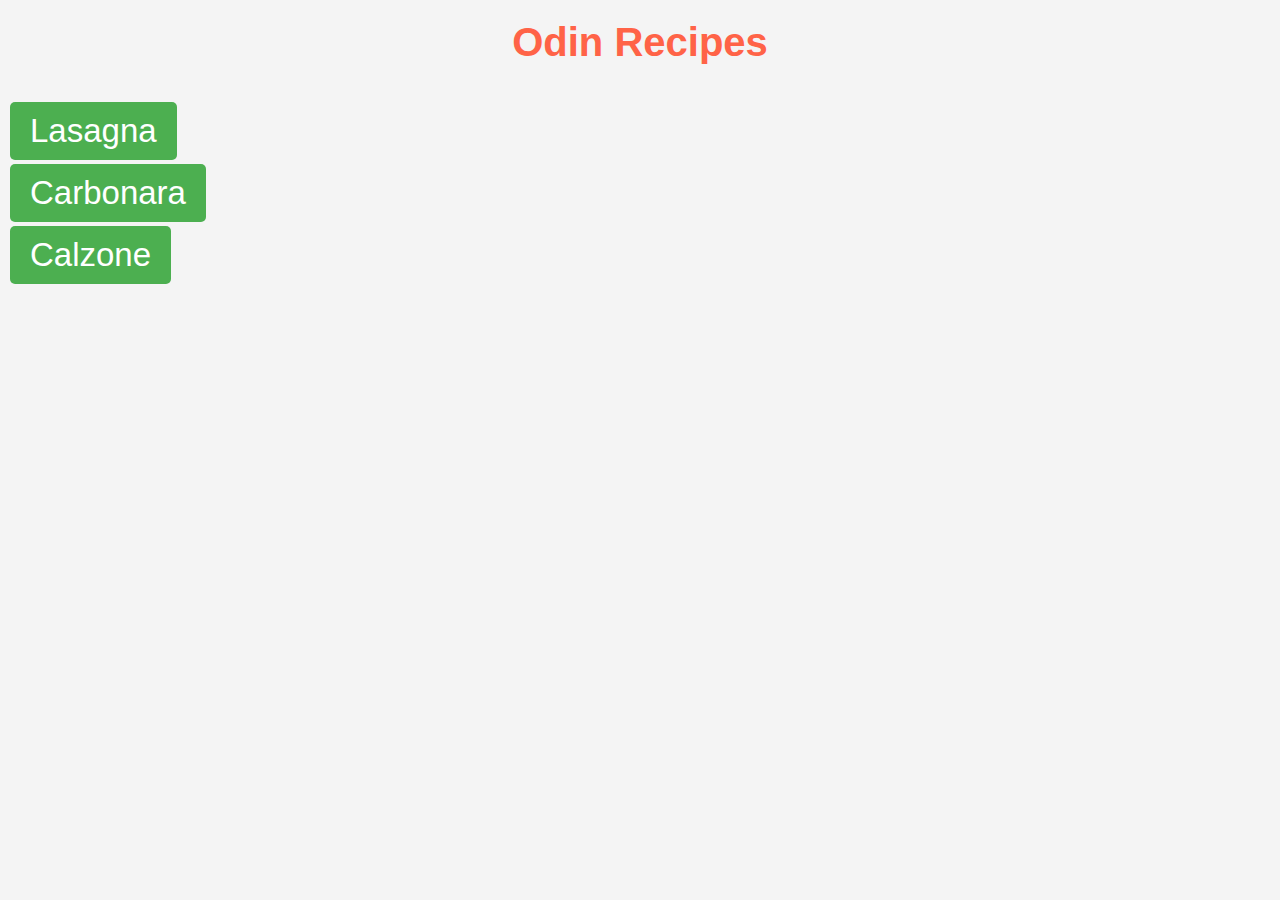
<file: index.html>
<!DOCTYPE html>
<html lang="en">
<head>
    <link rel="stylesheet" href="style.css">
    <meta charset="UTF-8">
    <meta name="viewport" content="width=device-width, initial-scale=1.0">
    <title>Document</title>
</head>
<body>
    <h1 class="title">Odin Recipes</h1>

    <ul>
        <li class="recipe"><a href="lasagna.html" target="_blank">Lasagna</a></li>
        <li class="recipe"><a href="carbonara.html" target="_blank">Carbonara</a></li>
        <li class="recipe"><a href="calzone.html" target="_blank">Calzone</a></li>
    </ul>
</body>
</html>
</file>
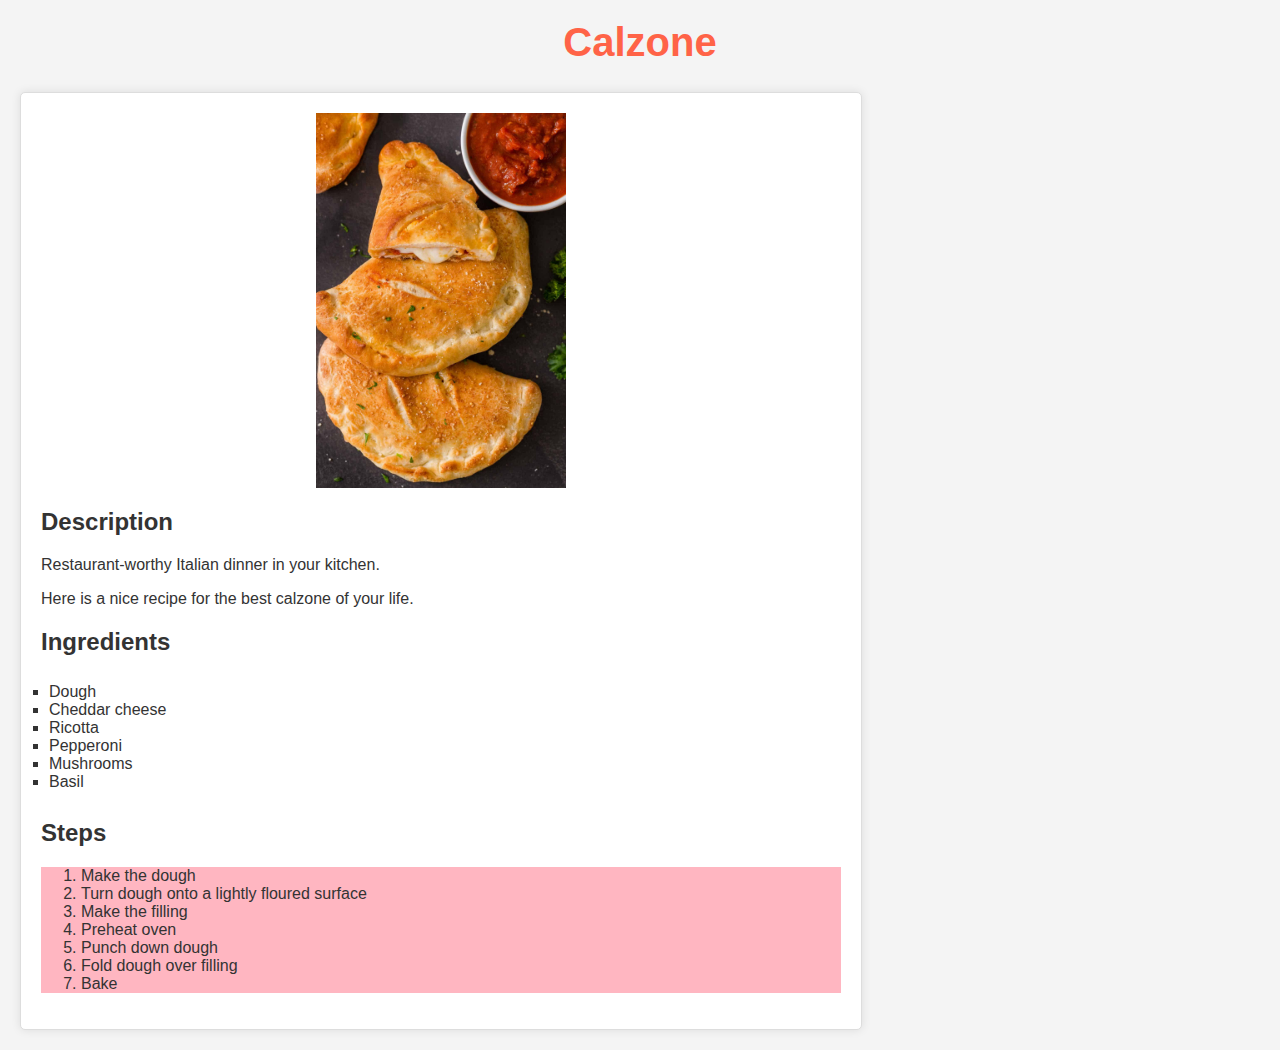
<file: calzone.html>
<!DOCTYPE html>
<html lang="en">
<head>
    <meta charset="UTF-8">
    <meta name="viewport" content="width=device-width, initial-scale=1.0">
    <title>Document</title>
    <link rel="stylesheet" href="style.css">
</head>
<body>
    <h1 class="title">Calzone</h1>
    <div class="recipe-content">
        <img class="image" src="images/Calzone.jpg" alt="Lasagna finished">
        <h2>
            Description
        </h2>
        <p>
            Restaurant-worthy Italian dinner in your kitchen.
        </p>
        <p>
            Here is a nice recipe for the best calzone of your life.
        </p>
        <h2>
            Ingredients
        </h2>
        <ul>
            <li>Dough</li>
            <li>Cheddar cheese</li>
            <li>Ricotta</li>
            <li>Pepperoni</li>
            <li>Mushrooms</li>
            <li>Basil</li>
        </ul>
        <h2>Steps</h2>
        <ol class="steps">
            <li>Make the dough</li>
            <li>Turn dough onto a lightly floured surface</li>
            <li>Make the filling</li>    
            <li>Preheat oven</li>    
            <li>Punch down dough</li>    
            <li>Fold dough over filling</li>    
            <li>Bake</li>    
        </ol>
    </div>
</body>
</html>
</file>
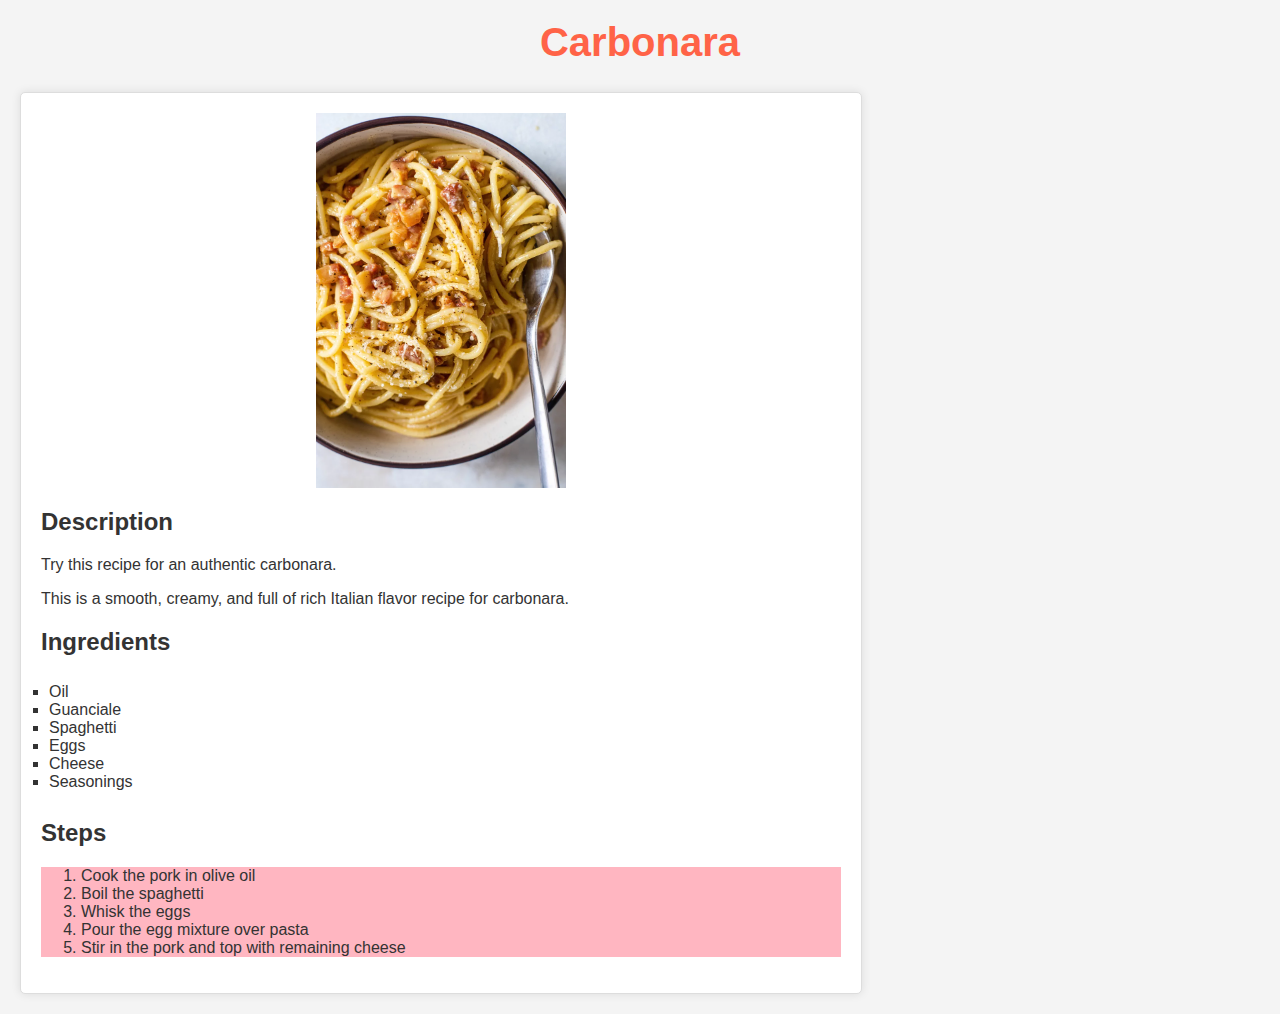
<file: carbonara.html>
<!DOCTYPE html>
<html lang="en">
<head>
    <meta charset="UTF-8">
    <meta name="viewport" content="width=device-width, initial-scale=1.0">
    <title>Document</title>
    <link rel="stylesheet" href="style.css">
</head>
<body>
    <h1 class="title">Carbonara</h1>
    <div class="recipe-content">
        <img class="image" src="images/Carbonara.jpg" alt="Lasagna finished">
        <h2>
            Description
        </h2>
        <p>
            Try this recipe for an authentic carbonara.
        </p>
        <p>
            This is a smooth, creamy, and full of rich Italian flavor recipe for carbonara.
        </p>
        <h2>
            Ingredients
        </h2>
        <ul class="ingredients">
            <li>Oil</li>
            <li>Guanciale</li>
            <li>Spaghetti</li>
            <li>Eggs</li>
            <li>Cheese</li>
            <li>Seasonings</li>
        </ul>
        <h2>Steps</h2>
        <ol class="steps">
            <li>Cook the pork in olive oil</li>
            <li>Boil the spaghetti</li>
            <li>Whisk the eggs</li>    
            <li>Pour the egg mixture over pasta</li>    
            <li>Stir in the pork and top with remaining cheese</li> 
        </ol>
    </div>
</body>
</html>
</file>
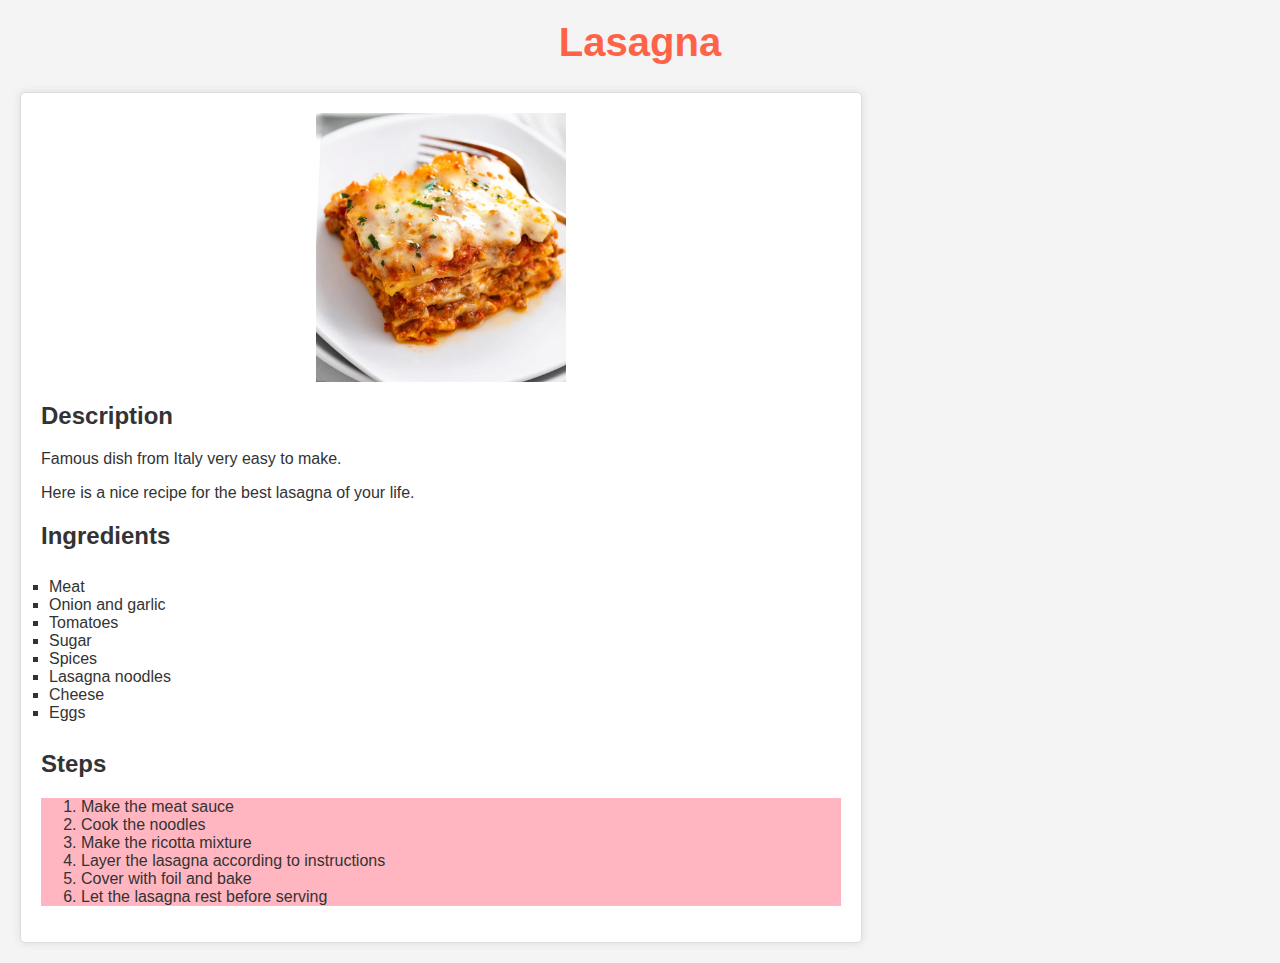
<file: lasagna.html>
<!DOCTYPE html>
<html lang="en">
<head>
    <meta charset="UTF-8">
    <meta name="viewport" content="width=device-width, initial-scale=1.0">
    <title>Document</title>
    <link rel="stylesheet" href="style.css">
</head>
<body>
    <h1 class="title">Lasagna</h1>
    <div class="recipe-content">
        <img class="image" src="images/Lasagna.jpg" alt="Lasagna finished">
        <h2>
            Description
        </h2>
        <p>
            Famous dish from Italy very easy to make.
        </p>
        <p>
            Here is a nice recipe for the best lasagna of your life.
        </p>
        <h2>
            Ingredients
        </h2>
        <ul class="ingredients">
            <li>Meat</li>
            <li>Onion and garlic</li>
            <li>Tomatoes</li>
            <li>Sugar</li>
            <li>Spices</li>
            <li>Lasagna noodles</li>
            <li>Cheese</li>
            <li>Eggs</li>
        </ul>
        <h2>Steps</h2>
        <ol class="steps">
            <li>Make the meat sauce</li>
            <li>Cook the noodles</li>
            <li>Make the ricotta mixture</li>    
            <li>Layer the lasagna according to instructions</li>    
            <li>Cover with foil and bake</li>    
            <li>Let the lasagna rest before serving</li>    
        </ol>
    </div>
</body>
</html>
</file>
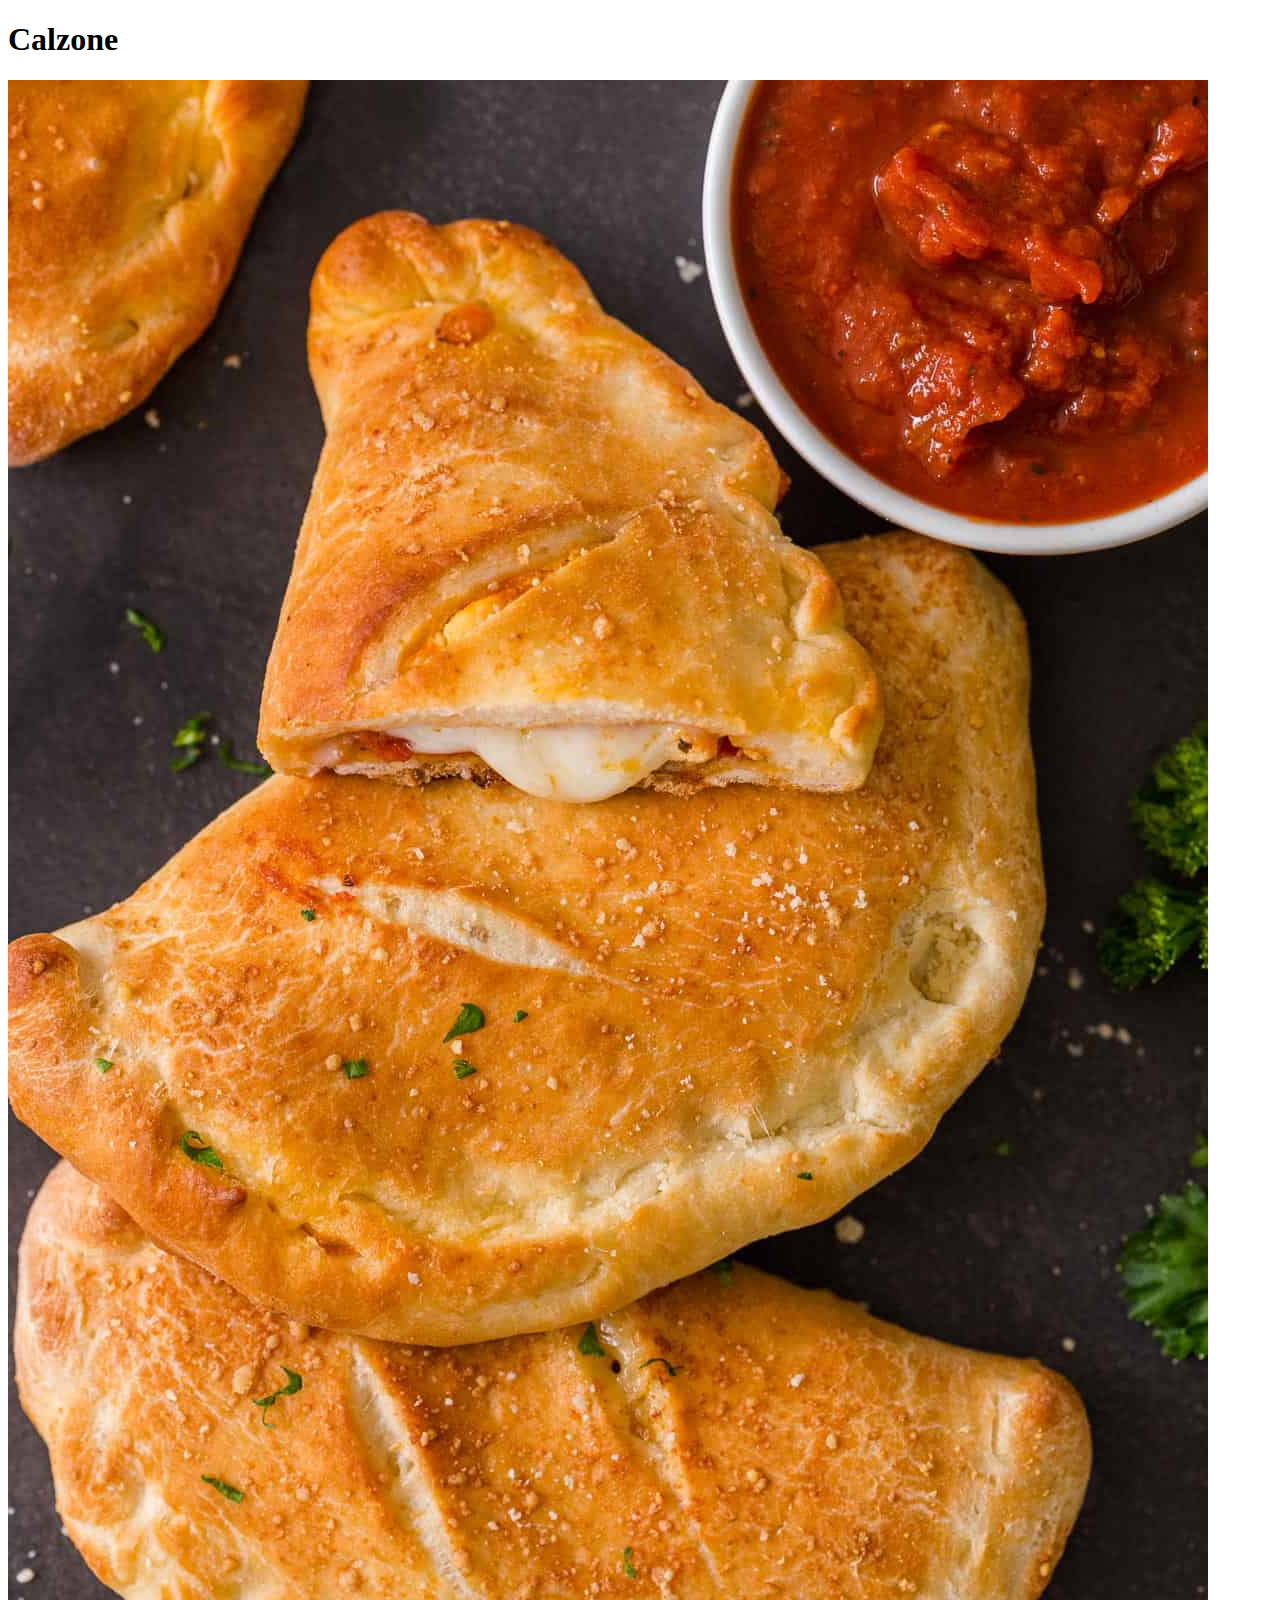
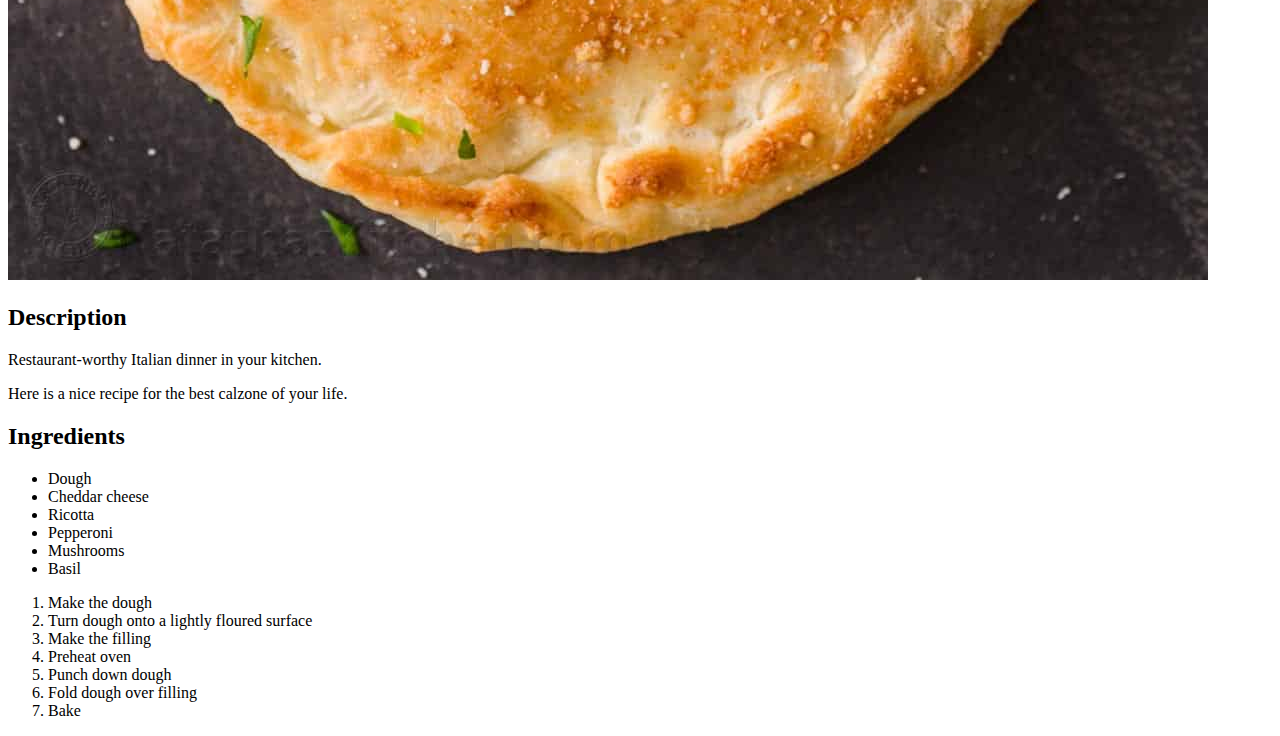
<file: recipes/calzone.html>
<!DOCTYPE html>
<html lang="en">
<head>
    <meta charset="UTF-8">
    <meta name="viewport" content="width=device-width, initial-scale=1.0">
    <title>Document</title>
</head>
<body>
    <h1>Calzone</h1>
    <img src="../images/Calzone.jpg" alt="Lasagna finished">
    <h2>
        Description
    </h2>
    <p>
        Restaurant-worthy Italian dinner in your kitchen.
    </p>
    <p>
        Here is a nice recipe for the best calzone of your life.
    </p>
    <h2>
        Ingredients
    </h2>
    <ul>
        <li>Dough</li>
        <li>Cheddar cheese</li>
        <li>Ricotta</li>
        <li>Pepperoni</li>
        <li>Mushrooms</li>
        <li>Basil</li>
    </ul>
    <ol>
        <li>Make the dough</li>
        <li>Turn dough onto a lightly floured surface</li>
        <li>Make the filling</li>    
        <li>Preheat oven</li>    
        <li>Punch down dough</li>    
        <li>Fold dough over filling</li>    
        <li>Bake</li>    
    </ol>
</body>
</html>
</file>
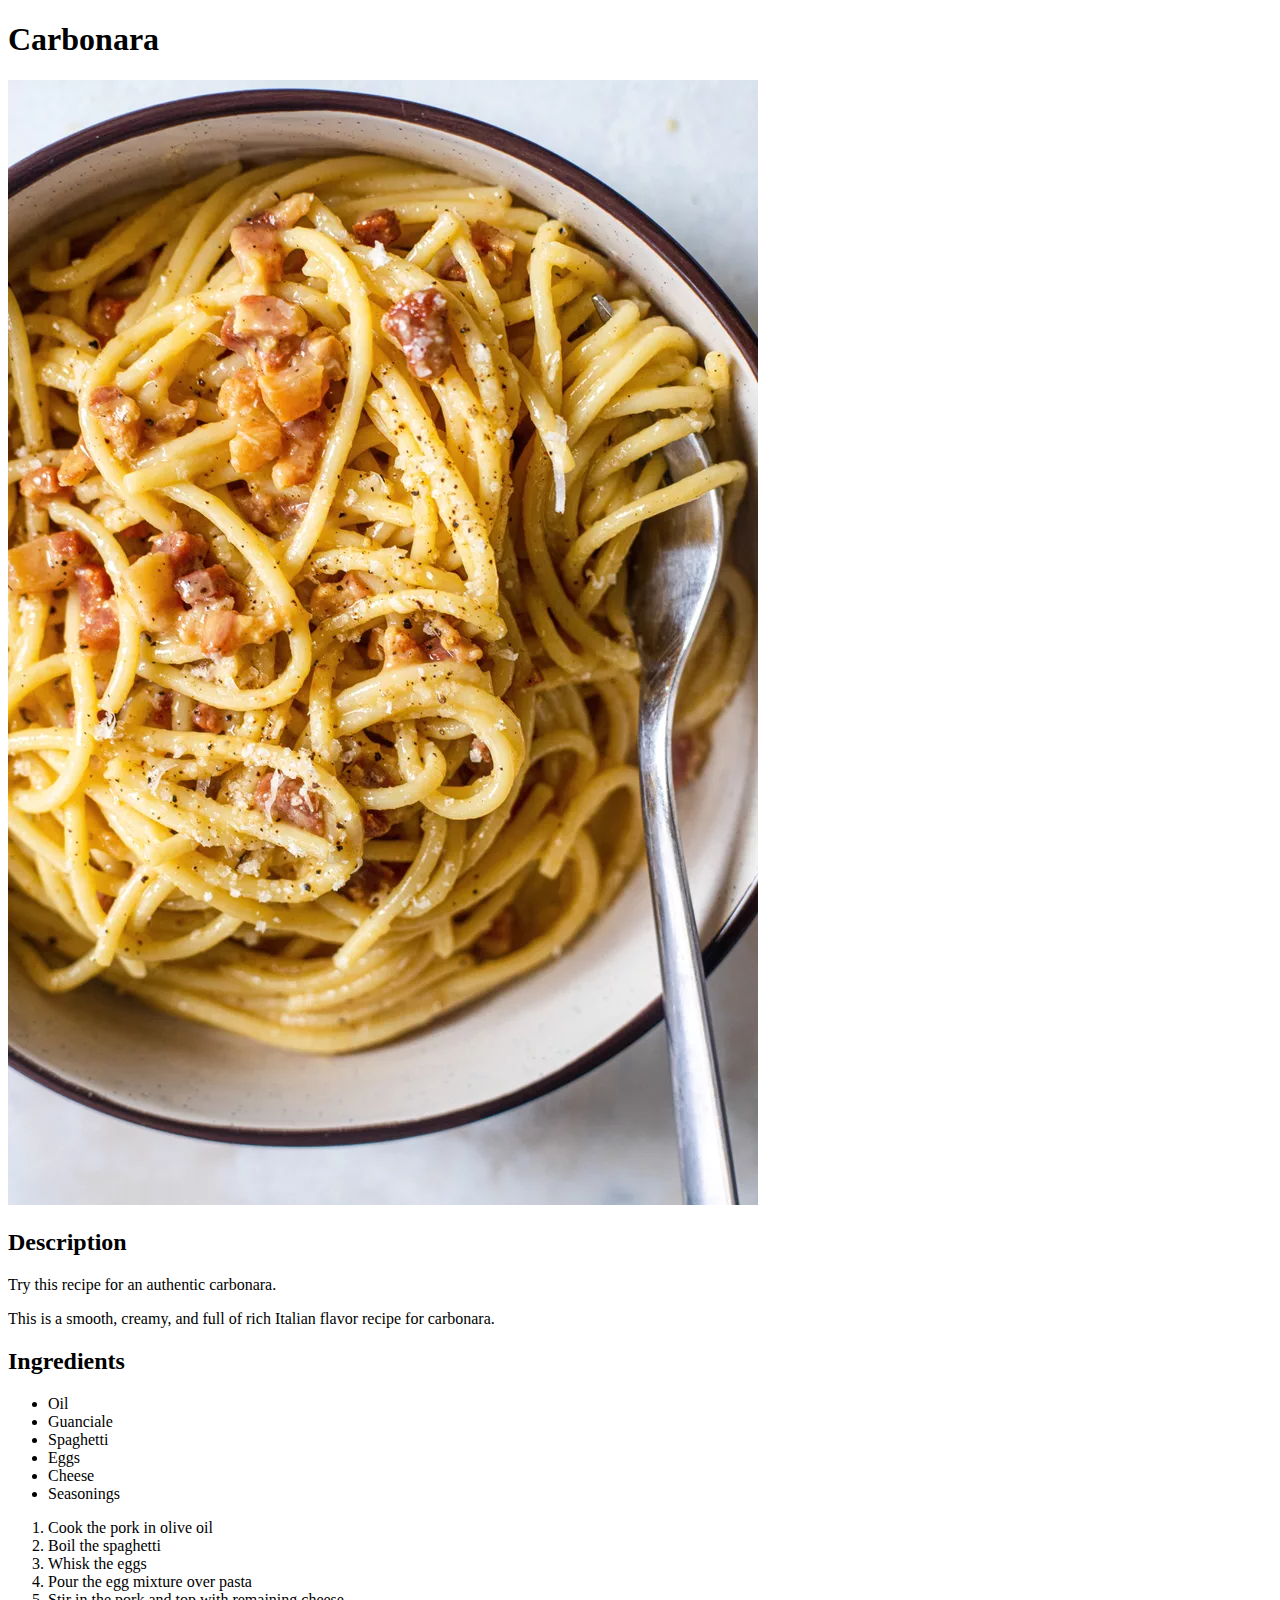
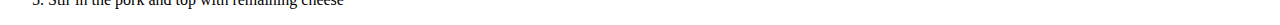
<file: recipes/carbonara.html>
<!DOCTYPE html>
<html lang="en">
<head>
    <meta charset="UTF-8">
    <meta name="viewport" content="width=device-width, initial-scale=1.0">
    <title>Document</title>
</head>
<body>
    <h1>Carbonara</h1>
    <img src="../images/Carbonara.jpg" alt="Lasagna finished">
    <h2>
        Description
    </h2>
    <p>
        Try this recipe for an authentic carbonara.
    </p>
    <p>
        This is a smooth, creamy, and full of rich Italian flavor recipe for carbonara.
    </p>
    <h2>
        Ingredients
    </h2>
    <ul>
        <li>Oil</li>
        <li>Guanciale</li>
        <li>Spaghetti</li>
        <li>Eggs</li>
        <li>Cheese</li>
        <li>Seasonings</li>
    </ul>
    <ol>
        <li>Cook the pork in olive oil</li>
        <li>Boil the spaghetti</li>
        <li>Whisk the eggs</li>    
        <li>Pour the egg mixture over pasta</li>    
        <li>Stir in the pork and top with remaining cheese</li> 
    </ol>
</body>
</html>
</file>
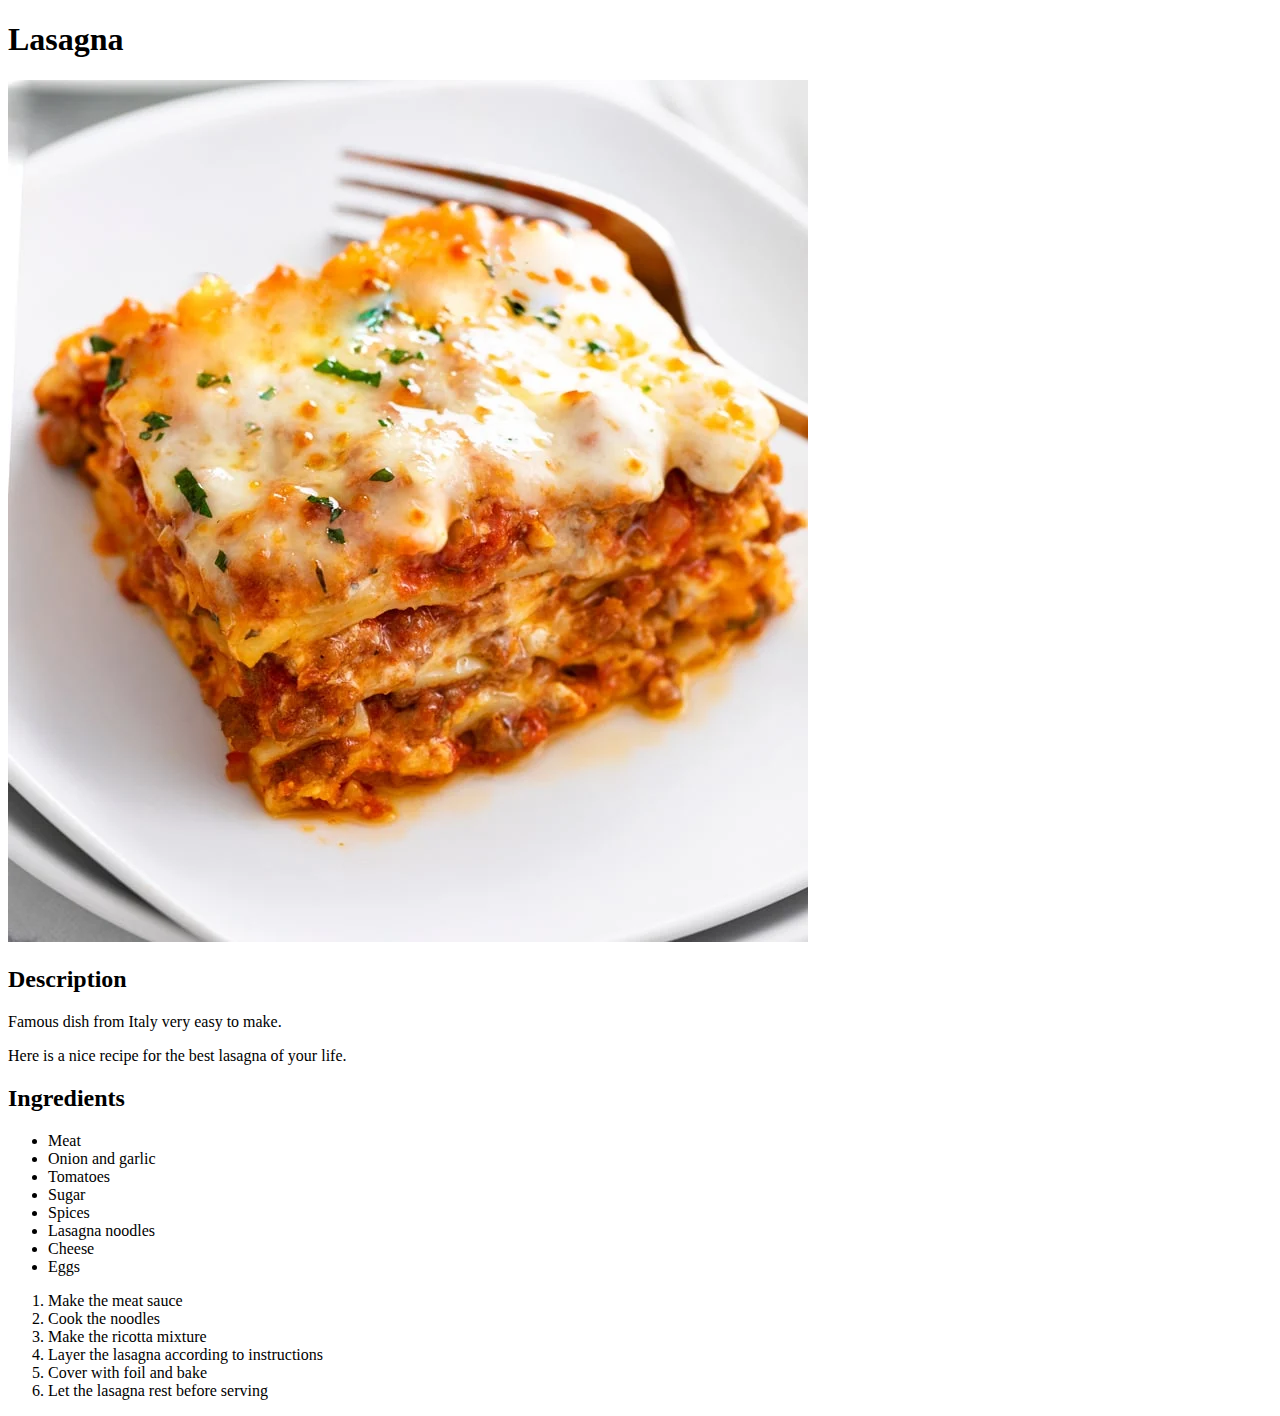
<file: recipes/lasagna.html>
<!DOCTYPE html>
<html lang="en">
<head>
    <meta charset="UTF-8">
    <meta name="viewport" content="width=device-width, initial-scale=1.0">
    <title>Document</title>
</head>
<body>
    <h1>Lasagna</h1>
    <img src="../images/Lasagna.jpg" alt="Lasagna finished">
    <h2>
        Description
    </h2>
    <p>
        Famous dish from Italy very easy to make.
    </p>
    <p>
        Here is a nice recipe for the best lasagna of your life.
    </p>
    <h2>
        Ingredients
    </h2>
    <ul>
        <li>Meat</li>
        <li>Onion and garlic</li>
        <li>Tomatoes</li>
        <li>Sugar</li>
        <li>Spices</li>
        <li>Lasagna noodles</li>
        <li>Cheese</li>
        <li>Eggs</li>
    </ul>
    <ol>
        <li>Make the meat sauce</li>
        <li>Cook the noodles</li>
        <li>Make the ricotta mixture</li>    
        <li>Layer the lasagna according to instructions</li>    
        <li>Cover with foil and bake</li>    
        <li>Let the lasagna rest before serving</li>    
    </ol>
</body>
</html>
</file>
<file: style.css>
body{
    font-family: "Arial", sans-serif;
    background-color: #f4f4f4;
    color: #333;
    margin: 0;
    padding: 0;
}

.title{
    color:#ff6347;
    font-size: 40px;
    text-align: center;
    margin-top: 20px;
    font-size: 2.5em;
}

.recipe{
    font-size: 22px;
    text-align: left;
}

.image{
    width: 250px;
    height: auto;
}

ol{
    background-color: lightpink;
}

ul{
    list-style-type: square;
    padding: 8px;
    margin: 0;
    display: flex;
    flex-direction: column;
    align-items: left;
}

.recipe a{
    display: inline-block;
    text-decoration: none;
    font-size: 1.5em;
    color: #fff;
    background-color: #4caf50;
    padding: 10px 20px;
    border-radius: 5px;
    margin: 2px;
    transition: background-color 0.3s ease;
}

a:hover{
    background-color: #45a049
}

.recipe-content {
    max-width: 800px;
    margin: 20px;
    padding: 20px;
    background-color: #fff;
    border: 1px solid #ddd;
    border-radius: 5px;
    box-shadow: 0 0 10px rgba(0, 0, 0, 0.1)
}
.recipe-content img {
    max-width: 100%;
    height: auto;
    display: block;
    margin: 0 auto;
}

.ingredients ul, .steps ul {
    padding-left: 20px;
}

@media (max-width: 600px) {
    h1.title {
        font-size: 2em;
    }
    .recipe a{
        font-size: 1.2em;
        padding: 8px 16px;
    }
}
</file>
